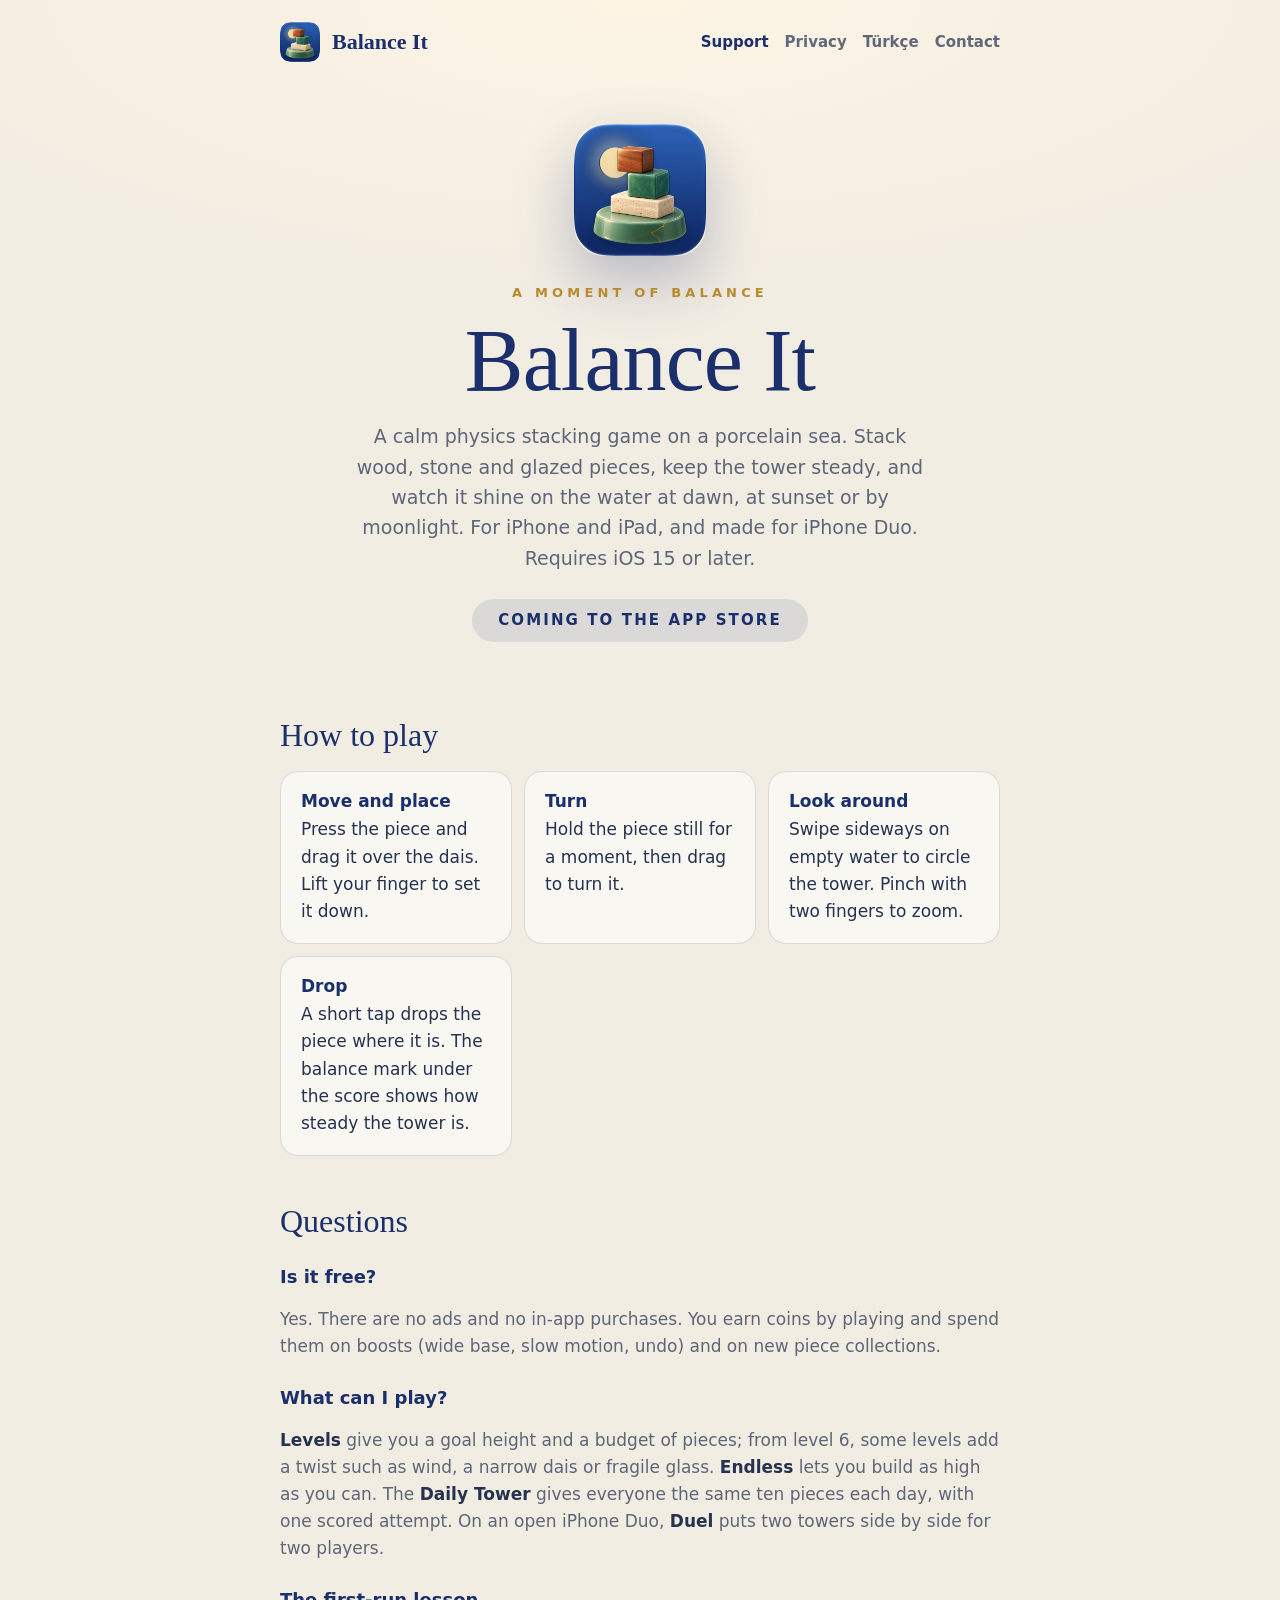
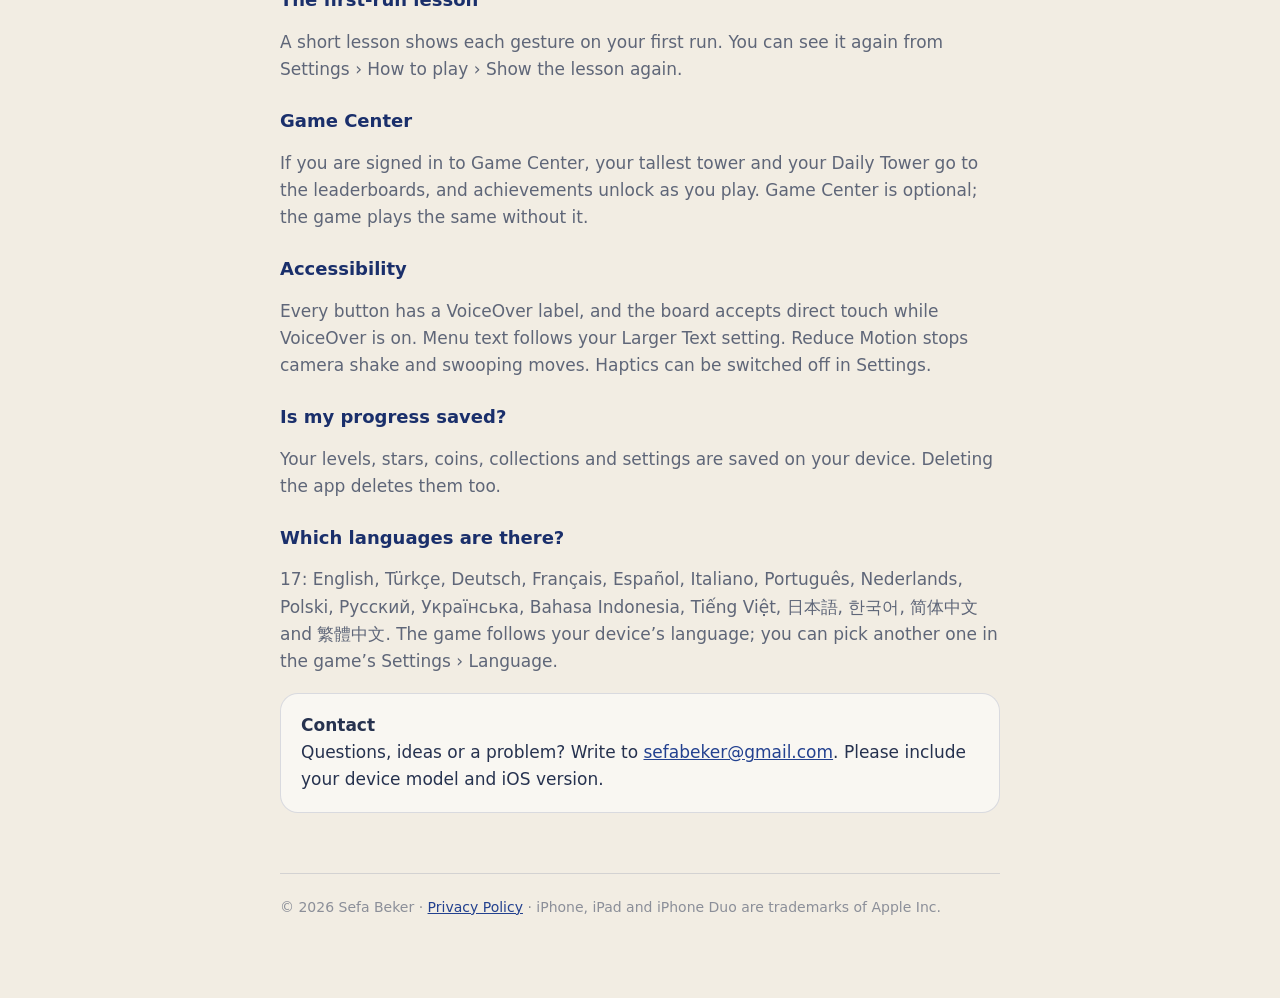
<file: index.html>
<!DOCTYPE html>
<html lang="en">
<head>
<meta charset="UTF-8">
<meta name="viewport" content="width=device-width, initial-scale=1">
<title>Balance It — Support</title>
<meta name="description" content="Balance It is a calm physics stacking game on a porcelain sea, for iPhone, iPad and iPhone Duo. Help, privacy and contact.">
<link rel="icon" href="assets/favicon.png">
<link rel="apple-touch-icon" href="assets/apple-touch-icon.png">
<link rel="stylesheet" href="assets/style.css">
</head>
<body>
<div class="wrap">
  <header>
    <a class="brand" href="./"><img src="assets/icon.png" alt="">Balance It</a>
    <nav>
      <a href="./" aria-current="page">Support</a>
      <a href="privacy-policy.html">Privacy</a>
      <a href="tr/">Türkçe</a>
      <a href="mailto:sefabeker@gmail.com?subject=Balance%20It">Contact</a>
    </nav>
  </header>

  <section class="hero">
    <img class="icon" src="assets/icon.png" alt="Balance It app icon">
    <div class="kicker" style="margin-top:22px">A moment of balance</div>
    <h1>Balance It</h1>
    <p class="lead">A calm physics stacking game on a porcelain sea. Stack wood, stone and glazed pieces, keep the tower steady, and watch it shine on the water at dawn, at sunset or by moonlight. For iPhone and iPad, and made for <span style="white-space:nowrap">iPhone Duo</span>. Requires iOS 15 or later.</p>
    <span class="store soon">Coming to the App Store</span>
  </section>

  <h2>How to play</h2>
  <div class="grid">
    <div class="card"><b>Move and place</b>Press the piece and drag it over the dais. Lift your finger to set it down.</div>
    <div class="card"><b>Turn</b>Hold the piece still for a moment, then drag to turn it.</div>
    <div class="card"><b>Look around</b>Swipe sideways on empty water to circle the tower. Pinch with two fingers to zoom.</div>
    <div class="card"><b>Drop</b>A short tap drops the piece where it is. The balance mark under the score shows how steady the tower is.</div>
  </div>

  <h2>Questions</h2>
  <h3>Is it free?</h3>
  <p>Yes. There are no ads and no in-app purchases. You earn coins by playing and spend them on boosts (wide base, slow motion, undo) and on new piece collections.</p>
  <h3>What can I play?</h3>
  <p><strong>Levels</strong> give you a goal height and a budget of pieces; from level 6, some levels add a twist such as wind, a narrow dais or fragile glass. <strong>Endless</strong> lets you build as high as you can. The <strong>Daily Tower</strong> gives everyone the same ten pieces each day, with one scored attempt. On an open iPhone Duo, <strong>Duel</strong> puts two towers side by side for two players.</p>
  <h3>The first-run lesson</h3>
  <p>A short lesson shows each gesture on your first run. You can see it again from Settings › How to play › Show the lesson again.</p>
  <h3>Game Center</h3>
  <p>If you are signed in to Game Center, your tallest tower and your Daily Tower go to the leaderboards, and achievements unlock as you play. Game Center is optional; the game plays the same without it.</p>
  <h3>Accessibility</h3>
  <p>Every button has a VoiceOver label, and the board accepts direct touch while VoiceOver is on. Menu text follows your Larger Text setting. Reduce Motion stops camera shake and swooping moves. Haptics can be switched off in Settings.</p>
  <h3>Is my progress saved?</h3>
  <p>Your levels, stars, coins, collections and settings are saved on your device. Deleting the app deletes them too.</p>
  <h3>Which languages are there?</h3>
  <p>17: English, Türkçe, Deutsch, Français, Español, Italiano, Português, Nederlands, Polski, Русский, Українська, Bahasa Indonesia, Tiếng Việt, 日本語, 한국어, 简体中文 and 繁體中文. The game follows your device’s language; you can pick another one in the game’s Settings › Language.</p>

  <div class="card">
    <strong>Contact</strong><br>
    Questions, ideas or a problem? Write to <a href="mailto:sefabeker@gmail.com?subject=Balance%20It">sefabeker@gmail.com</a>. Please include your device model and iOS version.
  </div>

  <footer>
    © 2026 Sefa Beker · <a href="privacy-policy.html">Privacy Policy</a> · iPhone, iPad and iPhone Duo are trademarks of Apple Inc.
  </footer>
</div>
</body>
</html>
</file>
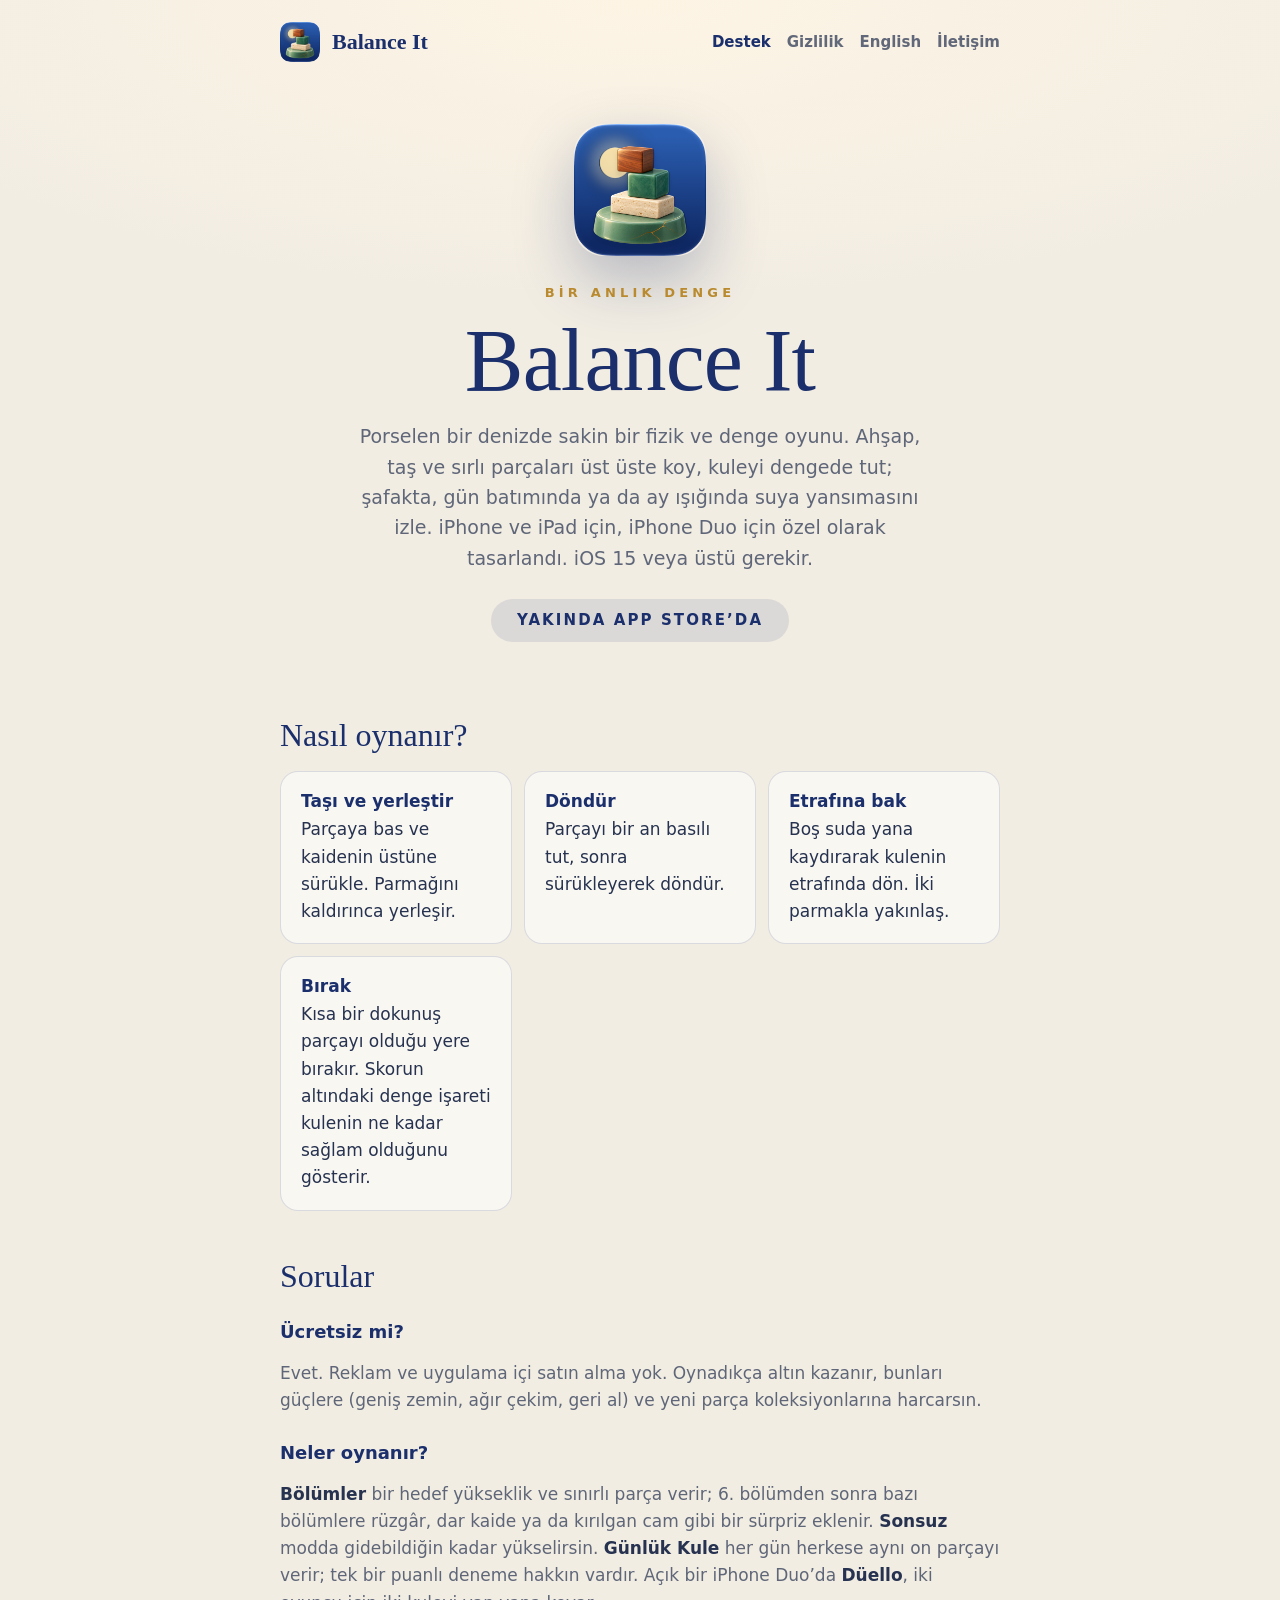
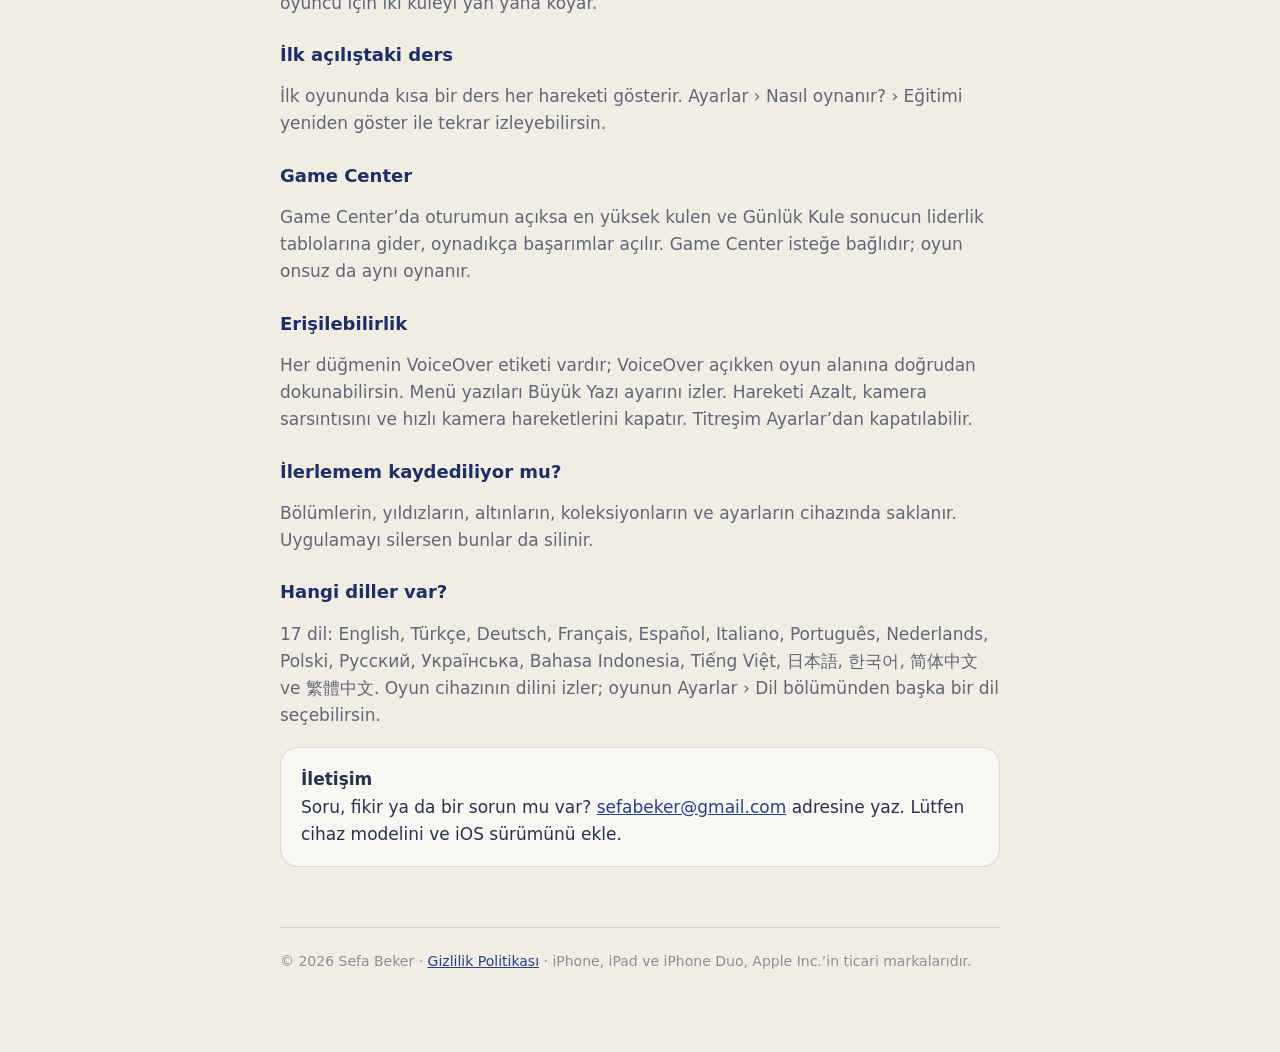
<file: tr/index.html>
<!DOCTYPE html>
<html lang="tr">
<head>
<meta charset="UTF-8">
<meta name="viewport" content="width=device-width, initial-scale=1">
<title>Balance It — Destek</title>
<meta name="description" content="Balance It, porselen bir denizde sakin bir fizik ve denge oyunu: iPhone, iPad ve iPhone Duo için. Yardım, gizlilik ve iletişim.">
<link rel="icon" href="../assets/favicon.png">
<link rel="apple-touch-icon" href="../assets/apple-touch-icon.png">
<link rel="stylesheet" href="../assets/style.css">
</head>
<body>
<div class="wrap">
  <header>
    <a class="brand" href="./"><img src="../assets/icon.png" alt="">Balance It</a>
    <nav>
      <a href="./" aria-current="page">Destek</a>
      <a href="gizlilik.html">Gizlilik</a>
      <a href="../">English</a>
      <a href="mailto:sefabeker@gmail.com?subject=Balance%20It">İletişim</a>
    </nav>
  </header>

  <section class="hero">
    <img class="icon" src="../assets/icon.png" alt="Balance It uygulama simgesi">
    <div class="kicker" style="margin-top:22px">Bir anlık denge</div>
    <h1>Balance It</h1>
    <p class="lead">Porselen bir denizde sakin bir fizik ve denge oyunu. Ahşap, taş ve sırlı parçaları üst üste koy, kuleyi dengede tut; şafakta, gün batımında ya da ay ışığında suya yansımasını izle. iPhone ve iPad için, <span style="white-space:nowrap">iPhone Duo</span> için özel olarak tasarlandı. iOS 15 veya üstü gerekir.</p>
    <span class="store soon">Yakında App Store’da</span>
  </section>

  <h2>Nasıl oynanır?</h2>
  <div class="grid">
    <div class="card"><b>Taşı ve yerleştir</b>Parçaya bas ve kaidenin üstüne sürükle. Parmağını kaldırınca yerleşir.</div>
    <div class="card"><b>Döndür</b>Parçayı bir an basılı tut, sonra sürükleyerek döndür.</div>
    <div class="card"><b>Etrafına bak</b>Boş suda yana kaydırarak kulenin etrafında dön. İki parmakla yakınlaş.</div>
    <div class="card"><b>Bırak</b>Kısa bir dokunuş parçayı olduğu yere bırakır. Skorun altındaki denge işareti kulenin ne kadar sağlam olduğunu gösterir.</div>
  </div>

  <h2>Sorular</h2>
  <h3>Ücretsiz mi?</h3>
  <p>Evet. Reklam ve uygulama içi satın alma yok. Oynadıkça altın kazanır, bunları güçlere (geniş zemin, ağır çekim, geri al) ve yeni parça koleksiyonlarına harcarsın.</p>
  <h3>Neler oynanır?</h3>
  <p><strong>Bölümler</strong> bir hedef yükseklik ve sınırlı parça verir; 6. bölümden sonra bazı bölümlere rüzgâr, dar kaide ya da kırılgan cam gibi bir sürpriz eklenir. <strong>Sonsuz</strong> modda gidebildiğin kadar yükselirsin. <strong>Günlük Kule</strong> her gün herkese aynı on parçayı verir; tek bir puanlı deneme hakkın vardır. Açık bir iPhone Duo’da <strong>Düello</strong>, iki oyuncu için iki kuleyi yan yana koyar.</p>
  <h3>İlk açılıştaki ders</h3>
  <p>İlk oyununda kısa bir ders her hareketi gösterir. Ayarlar › Nasıl oynanır? › Eğitimi yeniden göster ile tekrar izleyebilirsin.</p>
  <h3>Game Center</h3>
  <p>Game Center’da oturumun açıksa en yüksek kulen ve Günlük Kule sonucun liderlik tablolarına gider, oynadıkça başarımlar açılır. Game Center isteğe bağlıdır; oyun onsuz da aynı oynanır.</p>
  <h3>Erişilebilirlik</h3>
  <p>Her düğmenin VoiceOver etiketi vardır; VoiceOver açıkken oyun alanına doğrudan dokunabilirsin. Menü yazıları Büyük Yazı ayarını izler. Hareketi Azalt, kamera sarsıntısını ve hızlı kamera hareketlerini kapatır. Titreşim Ayarlar’dan kapatılabilir.</p>
  <h3>İlerlemem kaydediliyor mu?</h3>
  <p>Bölümlerin, yıldızların, altınların, koleksiyonların ve ayarların cihazında saklanır. Uygulamayı silersen bunlar da silinir.</p>
  <h3>Hangi diller var?</h3>
  <p>17 dil: English, Türkçe, Deutsch, Français, Español, Italiano, Português, Nederlands, Polski, Русский, Українська, Bahasa Indonesia, Tiếng Việt, 日本語, 한국어, 简体中文 ve 繁體中文. Oyun cihazının dilini izler; oyunun Ayarlar › Dil bölümünden başka bir dil seçebilirsin.</p>

  <div class="card">
    <strong>İletişim</strong><br>
    Soru, fikir ya da bir sorun mu var? <a href="mailto:sefabeker@gmail.com?subject=Balance%20It">sefabeker@gmail.com</a> adresine yaz. Lütfen cihaz modelini ve iOS sürümünü ekle.
  </div>

  <footer>
    © 2026 Sefa Beker · <a href="gizlilik.html">Gizlilik Politikası</a> · iPhone, iPad ve iPhone Duo, Apple Inc.’in ticari markalarıdır.
  </footer>
</div>
</body>
</html>
</file>
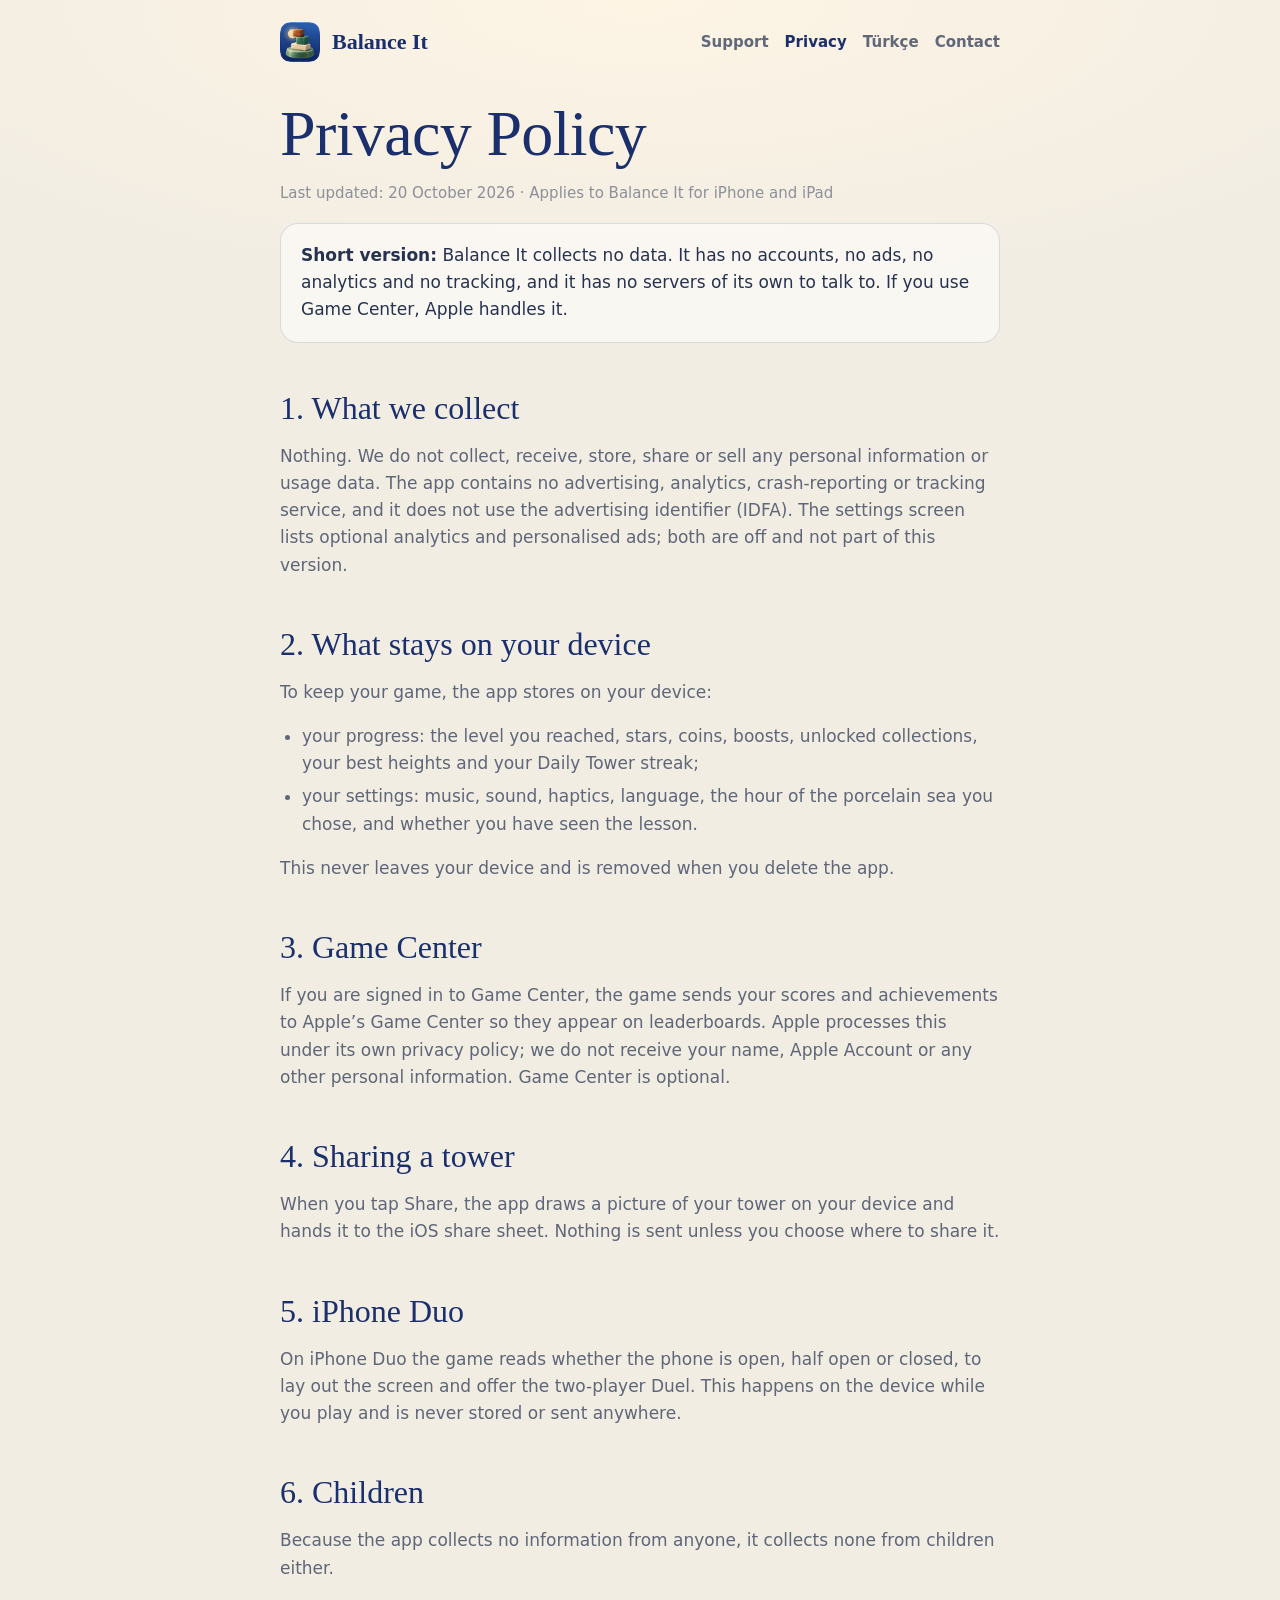
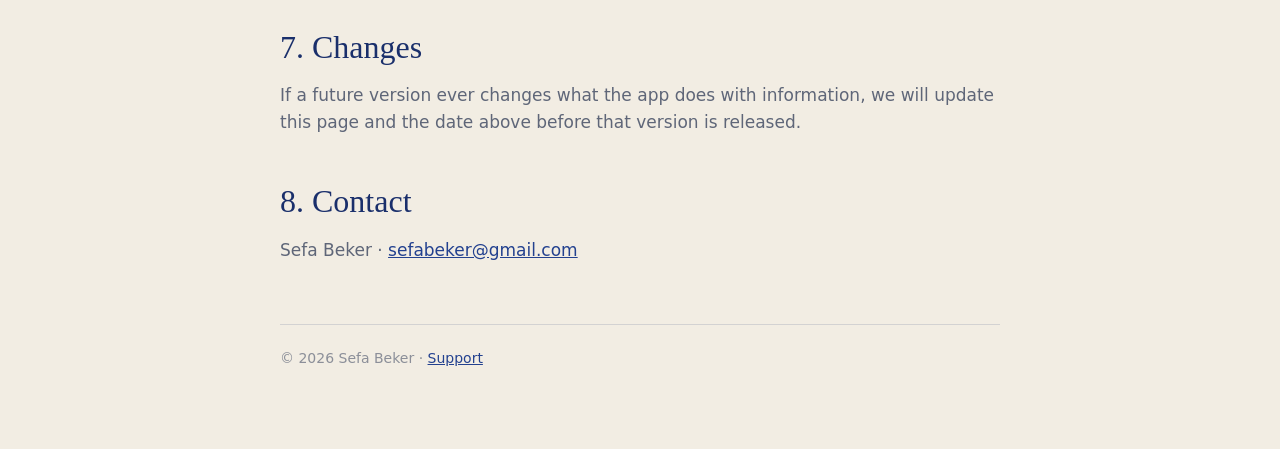
<file: privacy-policy.html>
<!DOCTYPE html>
<html lang="en">
<head>
<meta charset="UTF-8">
<meta name="viewport" content="width=device-width, initial-scale=1">
<title>Privacy Policy — Balance It</title>
<link rel="icon" href="assets/favicon.png">
<link rel="stylesheet" href="assets/style.css">
</head>
<body>
<div class="wrap">
  <header>
    <a class="brand" href="./"><img src="assets/icon.png" alt="">Balance It</a>
    <nav>
      <a href="./">Support</a>
      <a href="privacy-policy.html" aria-current="page">Privacy</a>
      <a href="tr/gizlilik.html">Türkçe</a>
      <a href="mailto:sefabeker@gmail.com?subject=Balance%20It%20privacy">Contact</a>
    </nav>
  </header>

  <h1 style="font-size:clamp(40px,9vw,64px)">Privacy Policy</h1>
  <p class="updated">Last updated: 20 October 2026 · Applies to Balance It for iPhone and iPad</p>

  <div class="card"><strong>Short version:</strong> Balance It collects no data. It has no accounts, no ads, no analytics and no tracking, and it has no servers of its own to talk to. If you use Game Center, Apple handles it.</div>

  <h2>1. What we collect</h2>
  <p>Nothing. We do not collect, receive, store, share or sell any personal information or usage data. The app contains no advertising, analytics, crash-reporting or tracking service, and it does not use the advertising identifier (IDFA). The settings screen lists optional analytics and personalised ads; both are off and not part of this version.</p>

  <h2>2. What stays on your device</h2>
  <p>To keep your game, the app stores on your device:</p>
  <ul>
    <li>your progress: the level you reached, stars, coins, boosts, unlocked collections, your best heights and your Daily Tower streak;</li>
    <li>your settings: music, sound, haptics, language, the hour of the porcelain sea you chose, and whether you have seen the lesson.</li>
  </ul>
  <p>This never leaves your device and is removed when you delete the app.</p>

  <h2>3. Game Center</h2>
  <p>If you are signed in to Game Center, the game sends your scores and achievements to Apple’s Game Center so they appear on leaderboards. Apple processes this under its own privacy policy; we do not receive your name, Apple Account or any other personal information. Game Center is optional.</p>

  <h2>4. Sharing a tower</h2>
  <p>When you tap Share, the app draws a picture of your tower on your device and hands it to the iOS share sheet. Nothing is sent unless you choose where to share it.</p>

  <h2>5. iPhone Duo</h2>
  <p>On iPhone Duo the game reads whether the phone is open, half open or closed, to lay out the screen and offer the two-player Duel. This happens on the device while you play and is never stored or sent anywhere.</p>

  <h2>6. Children</h2>
  <p>Because the app collects no information from anyone, it collects none from children either.</p>

  <h2>7. Changes</h2>
  <p>If a future version ever changes what the app does with information, we will update this page and the date above before that version is released.</p>

  <h2>8. Contact</h2>
  <p>Sefa Beker · <a href="mailto:sefabeker@gmail.com?subject=Balance%20It%20privacy">sefabeker@gmail.com</a></p>

  <footer>© 2026 Sefa Beker · <a href="./">Support</a></footer>
</div>
</body>
</html>
</file>
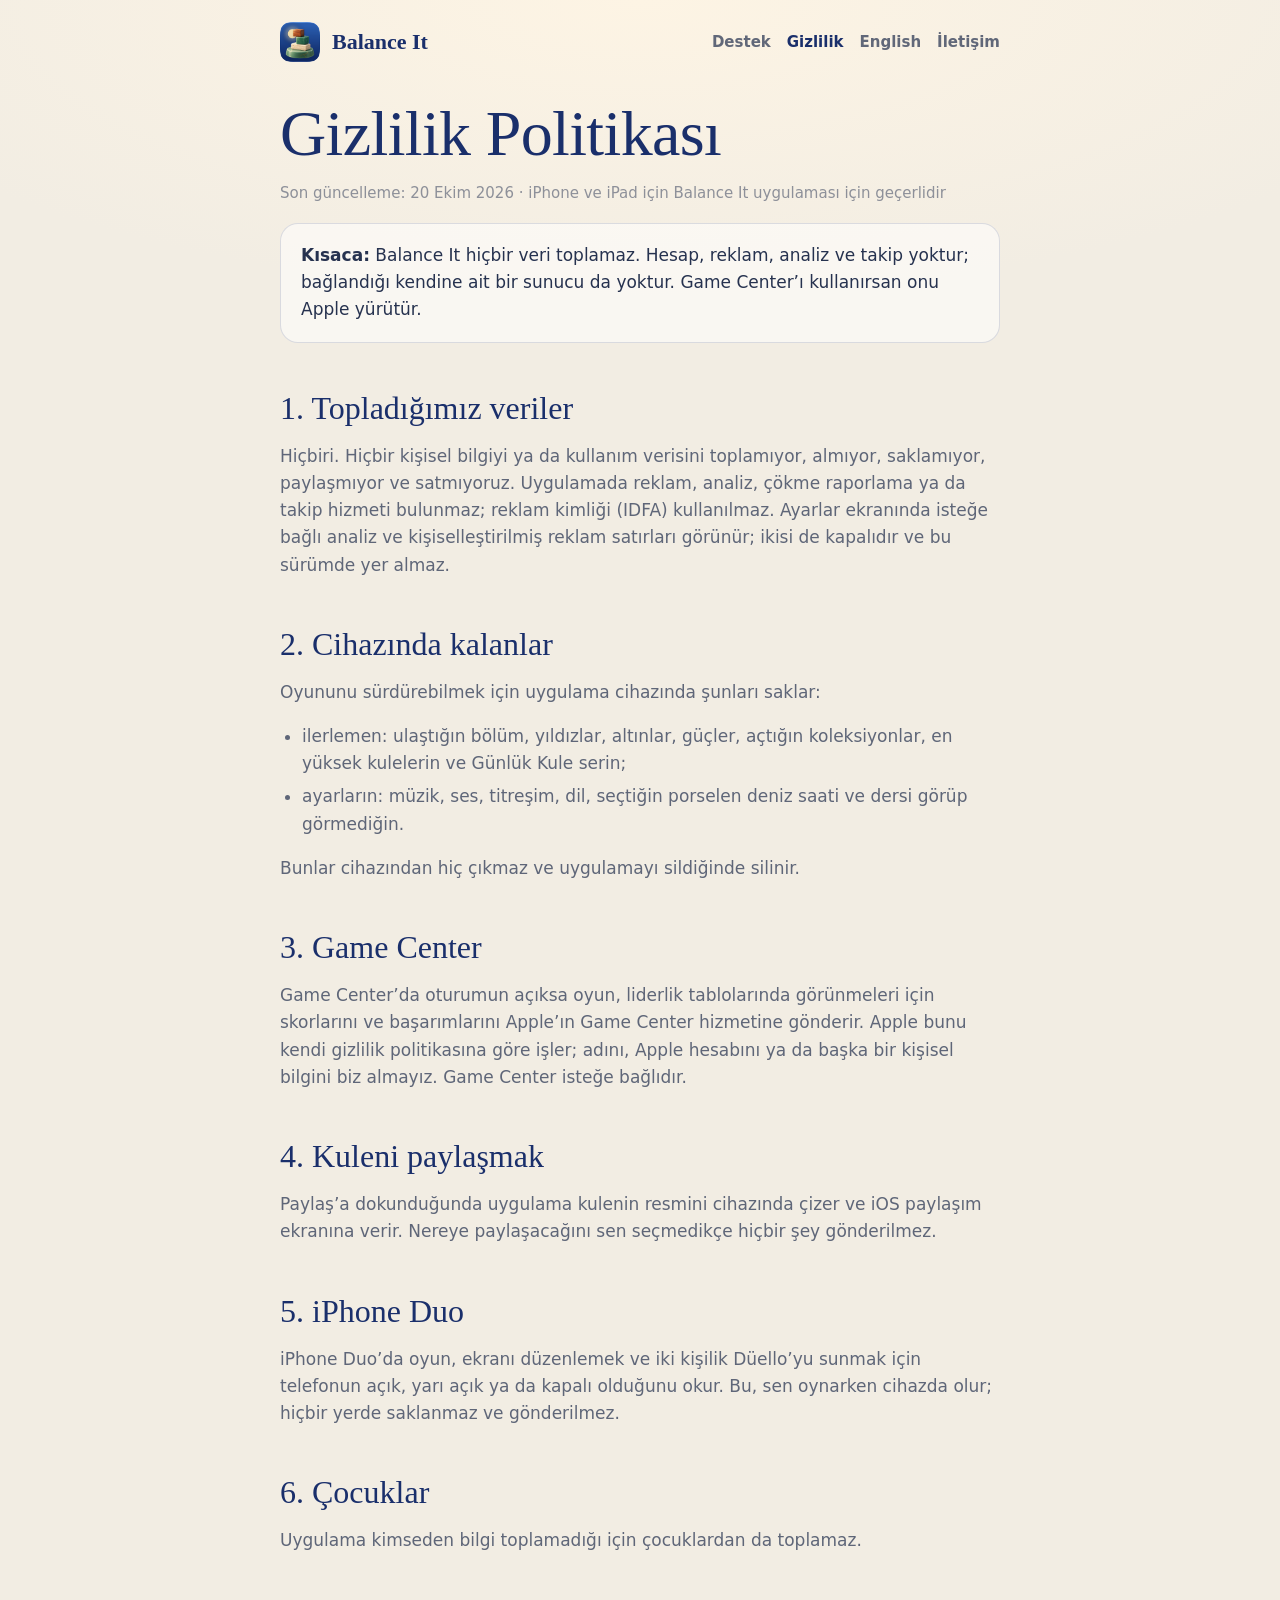
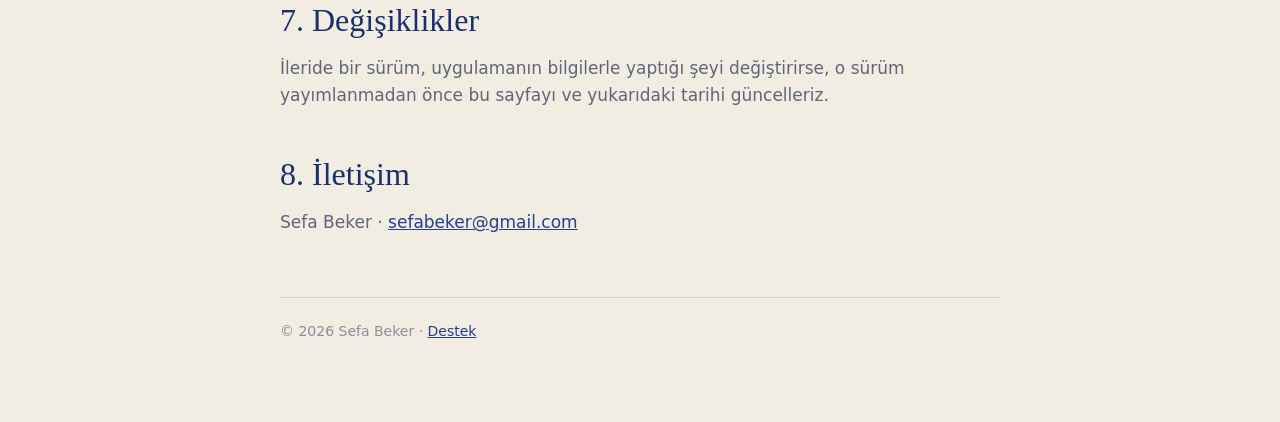
<file: tr/gizlilik.html>
<!DOCTYPE html>
<html lang="tr">
<head>
<meta charset="UTF-8">
<meta name="viewport" content="width=device-width, initial-scale=1">
<title>Gizlilik Politikası — Balance It</title>
<link rel="icon" href="../assets/favicon.png">
<link rel="stylesheet" href="../assets/style.css">
</head>
<body>
<div class="wrap">
  <header>
    <a class="brand" href="./"><img src="../assets/icon.png" alt="">Balance It</a>
    <nav>
      <a href="./">Destek</a>
      <a href="gizlilik.html" aria-current="page">Gizlilik</a>
      <a href="../privacy-policy.html">English</a>
      <a href="mailto:sefabeker@gmail.com?subject=Balance%20It%20gizlilik">İletişim</a>
    </nav>
  </header>

  <h1 style="font-size:clamp(40px,9vw,64px)">Gizlilik Politikası</h1>
  <p class="updated">Son güncelleme: 20 Ekim 2026 · iPhone ve iPad için Balance It uygulaması için geçerlidir</p>

  <div class="card"><strong>Kısaca:</strong> Balance It hiçbir veri toplamaz. Hesap, reklam, analiz ve takip yoktur; bağlandığı kendine ait bir sunucu da yoktur. Game Center’ı kullanırsan onu Apple yürütür.</div>

  <h2>1. Topladığımız veriler</h2>
  <p>Hiçbiri. Hiçbir kişisel bilgiyi ya da kullanım verisini toplamıyor, almıyor, saklamıyor, paylaşmıyor ve satmıyoruz. Uygulamada reklam, analiz, çökme raporlama ya da takip hizmeti bulunmaz; reklam kimliği (IDFA) kullanılmaz. Ayarlar ekranında isteğe bağlı analiz ve kişiselleştirilmiş reklam satırları görünür; ikisi de kapalıdır ve bu sürümde yer almaz.</p>

  <h2>2. Cihazında kalanlar</h2>
  <p>Oyununu sürdürebilmek için uygulama cihazında şunları saklar:</p>
  <ul>
    <li>ilerlemen: ulaştığın bölüm, yıldızlar, altınlar, güçler, açtığın koleksiyonlar, en yüksek kulelerin ve Günlük Kule serin;</li>
    <li>ayarların: müzik, ses, titreşim, dil, seçtiğin porselen deniz saati ve dersi görüp görmediğin.</li>
  </ul>
  <p>Bunlar cihazından hiç çıkmaz ve uygulamayı sildiğinde silinir.</p>

  <h2>3. Game Center</h2>
  <p>Game Center’da oturumun açıksa oyun, liderlik tablolarında görünmeleri için skorlarını ve başarımlarını Apple’ın Game Center hizmetine gönderir. Apple bunu kendi gizlilik politikasına göre işler; adını, Apple hesabını ya da başka bir kişisel bilgini biz almayız. Game Center isteğe bağlıdır.</p>

  <h2>4. Kuleni paylaşmak</h2>
  <p>Paylaş’a dokunduğunda uygulama kulenin resmini cihazında çizer ve iOS paylaşım ekranına verir. Nereye paylaşacağını sen seçmedikçe hiçbir şey gönderilmez.</p>

  <h2>5. iPhone Duo</h2>
  <p>iPhone Duo’da oyun, ekranı düzenlemek ve iki kişilik Düello’yu sunmak için telefonun açık, yarı açık ya da kapalı olduğunu okur. Bu, sen oynarken cihazda olur; hiçbir yerde saklanmaz ve gönderilmez.</p>

  <h2>6. Çocuklar</h2>
  <p>Uygulama kimseden bilgi toplamadığı için çocuklardan da toplamaz.</p>

  <h2>7. Değişiklikler</h2>
  <p>İleride bir sürüm, uygulamanın bilgilerle yaptığı şeyi değiştirirse, o sürüm yayımlanmadan önce bu sayfayı ve yukarıdaki tarihi güncelleriz.</p>

  <h2>8. İletişim</h2>
  <p>Sefa Beker · <a href="mailto:sefabeker@gmail.com?subject=Balance%20It%20gizlilik">sefabeker@gmail.com</a></p>

  <footer>© 2026 Sefa Beker · <a href="./">Destek</a></footer>
</div>
</body>
</html>
</file>
<file: assets/style.css>
:root {
  --ivory: #f2ede3; --paper: #fbf8f2; --cobalt: #23418f; --cobalt-deep: #1a2f6b; --ink: #26324f;
  --muted: rgba(38, 50, 79, .72); --faint: rgba(38, 50, 79, .5); --gold: #b98a2e; --celadon: #5e8a74;
  --line: rgba(26, 47, 107, .14); --card: rgba(255, 255, 255, .55);
  --serif: "Iowan Old Style", "Palatino Linotype", Palatino, "Book Antiqua", Georgia, serif;
  --sans: system-ui, -apple-system, "Segoe UI", sans-serif;
}
* { box-sizing: border-box; }
html { -webkit-text-size-adjust: 100%; }
body { margin: 0; background: radial-gradient(120% 60% at 50% 0%, #fdf4e4 0%, var(--ivory) 55%) fixed, var(--ivory); color: var(--ink); font: 400 17px/1.6 var(--sans); }
a { color: var(--cobalt); }
.wrap { max-width: 760px; margin: 0 auto; padding: 0 20px 80px; }
header { display: flex; align-items: center; justify-content: space-between; gap: 12px; padding: 22px 0; }
.brand { display: flex; align-items: center; gap: 12px; color: var(--cobalt-deep); text-decoration: none; font: 600 22px/1 var(--serif); }
.brand img { width: 40px; height: 40px; border-radius: 10px; }
nav { display: flex; flex-wrap: wrap; gap: 6px 16px; font: 600 15px/1 var(--sans); }
nav a { color: var(--muted); text-decoration: none; }
nav a:hover, nav a[aria-current] { color: var(--cobalt-deep); }
.hero { text-align: center; padding: 40px 0 28px; }
.hero img.icon { width: 132px; height: 132px; border-radius: 30px; box-shadow: 0 24px 60px rgba(26, 47, 107, .28); }
h1 { margin: 18px 0 6px; color: var(--cobalt-deep); font: 500 clamp(48px, 12vw, 88px)/1 var(--serif); letter-spacing: -.01em; }
.kicker { font: 600 13px/1 var(--sans); letter-spacing: .32em; text-transform: uppercase; color: var(--gold); }
.kicker .tm { text-transform: none; letter-spacing: .12em; }   /* Apple's product names keep their own spelling */
.lead { margin: 16px auto 0; max-width: 580px; color: var(--muted); font-size: 19px; }
.store { display: inline-flex; align-items: center; gap: 10px; margin-top: 26px; padding: 14px 26px; border-radius: 30px; background: var(--cobalt-deep); color: var(--paper); text-decoration: none; font: 600 15px/1 var(--sans); letter-spacing: .14em; text-transform: uppercase; }
.store.soon { background: rgba(26, 47, 107, .1); color: var(--cobalt-deep); }
h2 { margin: 48px 0 12px; color: var(--cobalt-deep); font: 500 32px/1.1 var(--serif); }
h3 { margin: 26px 0 6px; color: var(--cobalt-deep); font: 600 18px/1.3 var(--sans); }
p, li { color: var(--muted); }
strong { color: var(--ink); }
ul, ol { padding-left: 22px; }
li { margin: 6px 0; }
.card { margin: 18px 0; padding: 18px 20px; border: 1px solid var(--line); border-radius: 18px; background: var(--card); }
.updated { color: var(--faint); font-size: 15px; }
.grid { display: grid; grid-template-columns: repeat(auto-fit, minmax(210px, 1fr)); gap: 12px; margin-top: 18px; }
.grid .card { margin: 0; }
.grid b { display: block; margin-bottom: 4px; color: var(--cobalt-deep); font: 600 17px/1.3 var(--sans); }
footer { margin-top: 60px; padding-top: 22px; border-top: 1px solid var(--line); color: var(--faint); font-size: 14px; }
@media (max-width: 520px) { body { font-size: 16px; } header { flex-direction: column; align-items: flex-start; } }
</file>
